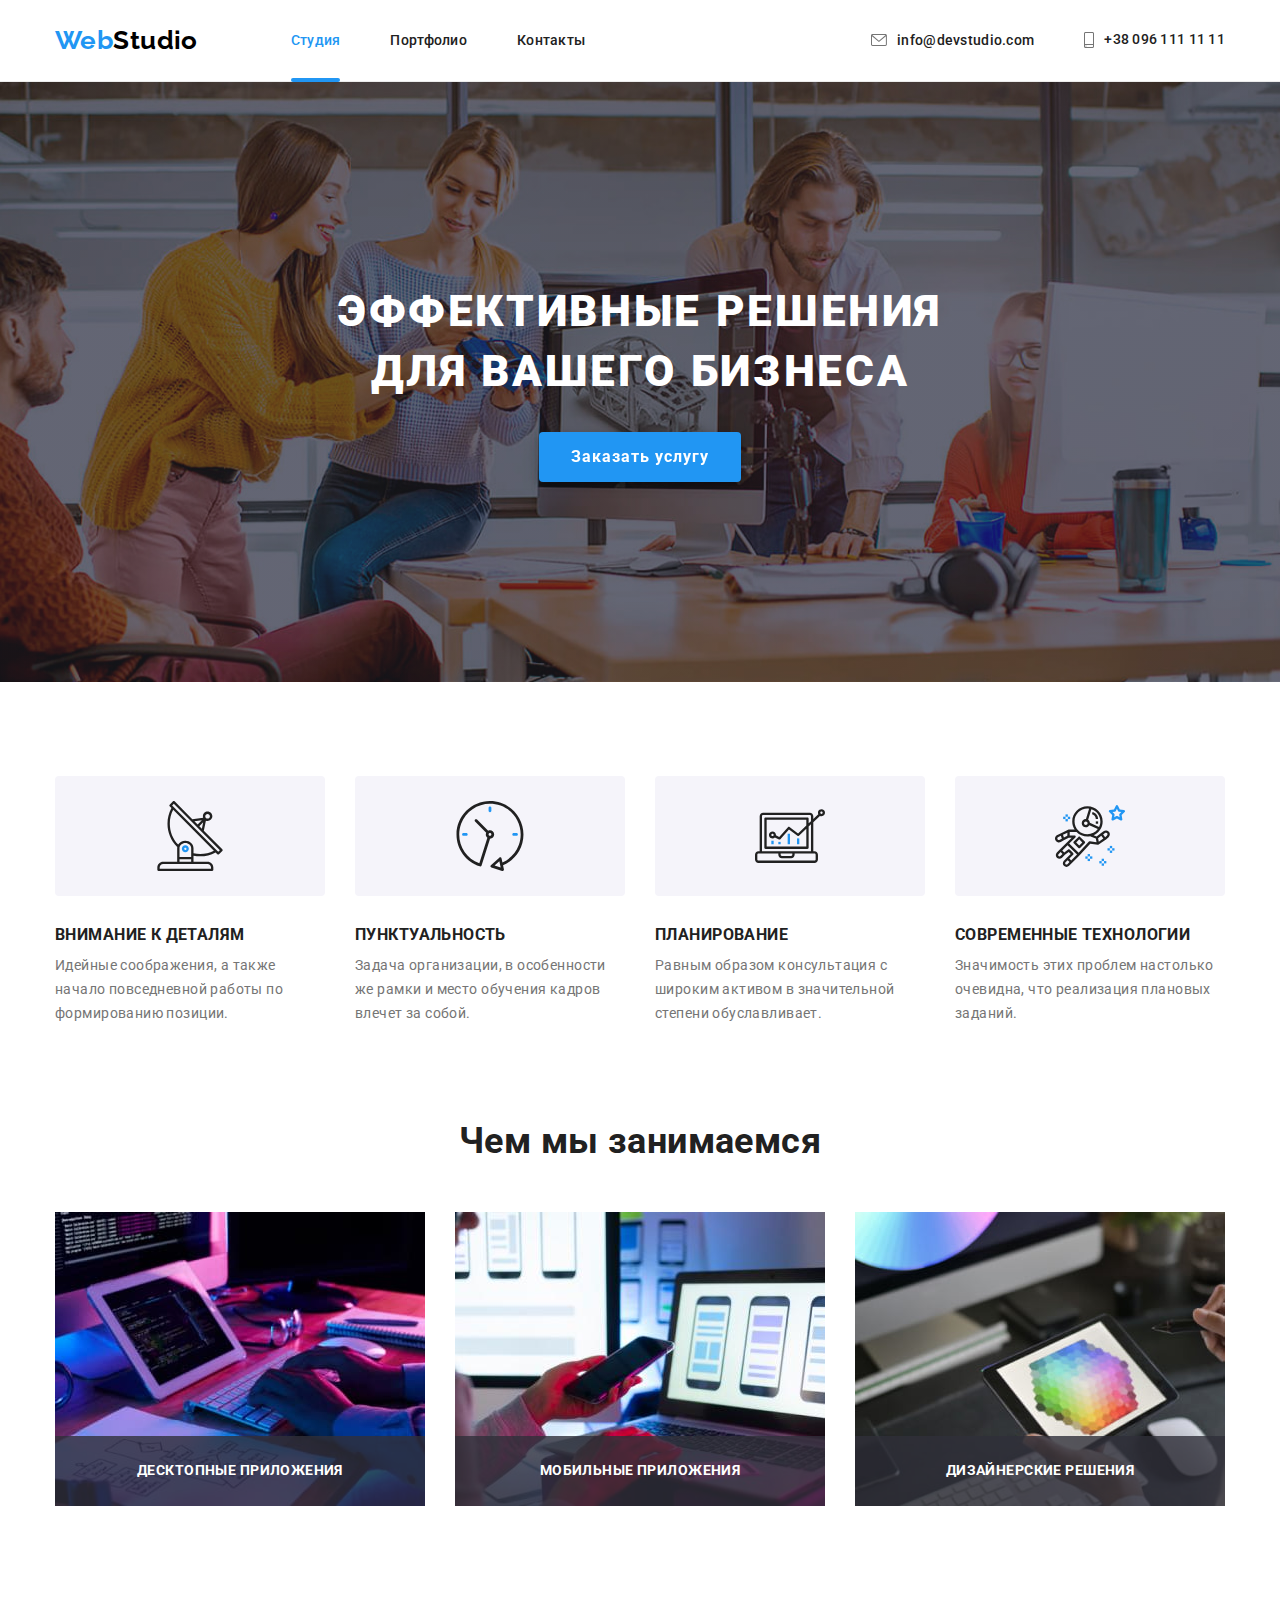
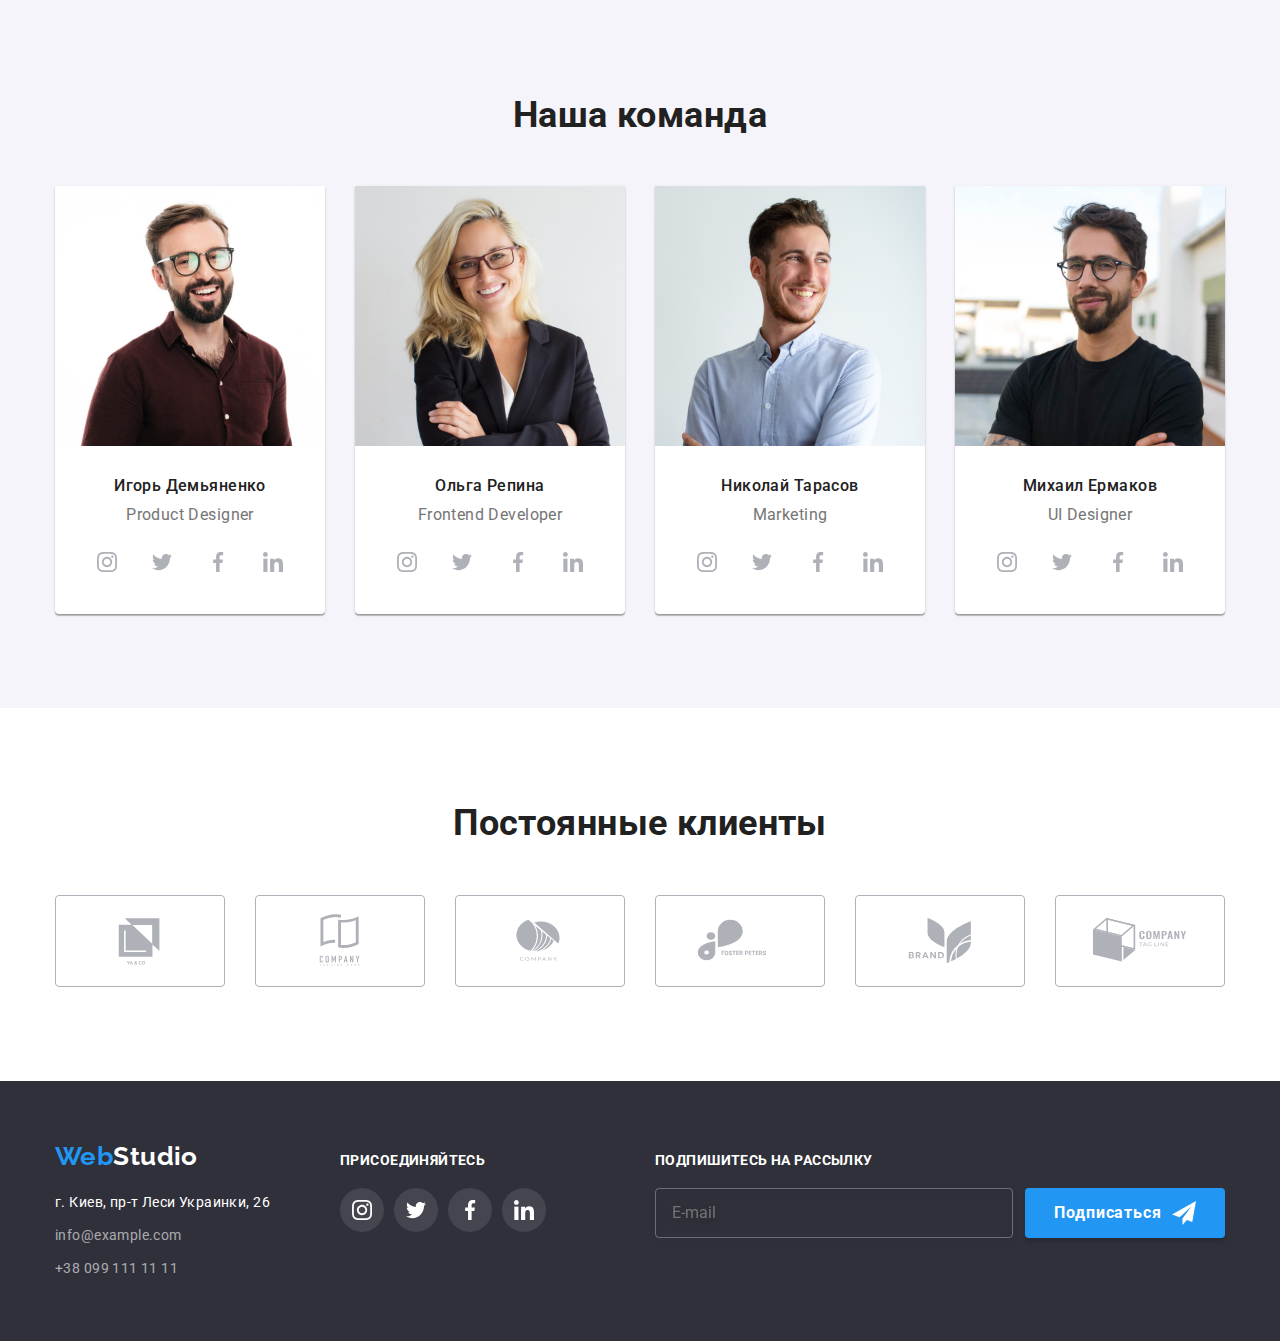
<file: index.html>
<!DOCTYPE html>
<html lang="en">
<head>
    <meta charset="UTF-8">
    <meta http-equiv="X-UA-Compatible" content="IE=edge">
    <meta name="viewport" content="width=device-width, initial-scale=1.0">
    <title>Студия</title>
    <link rel="preconnect" href="https://fonts.gstatic.com">
    <link href="https://fonts.googleapis.com/css2?family=Raleway:wght@700&family=Roboto:wght@400;500;700;900&display=swap"
        rel="stylesheet">
    <link rel="stylesheet" href="https://cdnjs.cloudflare.com/ajax/libs/modern-normalize/1.1.0/modern-normalize.css"
        integrity="sha512-Y0MM+V6ymRKN2zStTqzQ227DWhhp4Mzdo6gnlRnuaNCbc+YN/ZH0sBCLTM4M0oSy9c9VKiCvd4Jk44aCLrNS5Q=="
        crossorigin="anonymous" referrerpolicy="no-referrer" />
    <link rel="stylesheet" href="https://cdnjs.cloudflare.com/ajax/libs/animate.css/4.1.1/animate.min.css" />
    
        <link rel="stylesheet" href="./css/styles.css">
</head>
<body>
<!--HEADER-->
<header class="header">
    <div class="container flex header-container">
        <nav class="navigation flex">
            <a href="./index.html" lang="en" class="logo header-logo flex"><span class="logo-blue">Web</span><span
                    class="logo-black">Studio</span>
            </a>
            <ul class="menu-list list flex">
                <li class="menu-item">
                    <a href="./index.html" class="menu-link link current-link">Студия</a>
                </li>
                <li class="menu-item">
                    <a href="./portfolio.html" class="menu-link link">Портфолио</a>
                </li>
                <li class="menu-item">
                    <a href="/" class="menu-link link">Контакты</a>
                </li>
            </ul>
        </nav>
        <ul class="navigation-contact list flex">
            <li class="menu-contact-item link">
                <a href="mailto:info@devstudio.com" class="menu-contact link">
                    <svg width="16" height="12" class="contact-header-svg mail-svg">
                        <use href="./images/sprite.svg#icon-envelope"></use>
                    </svg>
                    info@devstudio.com</a>
            </li>
            <li class="menu-contact-item link">
                <a href="tel:+380961111111" class="menu-contact link">
                    <svg width="10" height="16" class="contact-header-svg tel-svg">
                        <use href="./images/sprite.svg#icon-smartphone"></use>
                    </svg>
                    +38 096 111 11 11</a>
            </li>
        </ul>
    </div>

</header>
    <main>
        
<!--HERO-->
        <section class=hero>
            <div class="container">
            <h1 class="hero-title">Эффективные решения для вашего бизнеса</h1>
            <button type="button" data-modal-open class="hero-button">Заказать услугу</button>
            </div>

        </section>

<!--FEATURES-->
        <section class="features section">
            <div class="container features-container">
                <h2 hidden class="features-text">Особенности</h2>
                <ul class="features-list list flex wrap">
                    <li class="features-block">
                        <div class="features-block-svg">
                            <svg class="features-svg">
                                <use href="./images/sprite.svg#icon-antenna"></use>
                            </svg>
                        </div>
                        <h3 class="features-title">Внимание к деталям</h3>
                        <p class="features-text">Идейные соображения, а также начало повседневной работы по формированию
                            позиции.</p>
                    </li>
                    <li class="features-block">
                        <div class="features-block-svg">
                            <svg class="features-svg">
                                <use href="./images/sprite.svg#icon-clock"></use>
                            </svg>
                        </div>
                        <h3 class="features-title">Пунктуальность</h3>
                        <p class="features-text">Задача организации, в особенности же рамки и место обучения кадров влечет за
                            собой.</p>
                    </li>
                    <li class="features-block">
                        <div class="features-block-svg">
                            <svg class="features-svg">
                                <use href="./images/sprite.svg#icon-diagram"></use>
                            </svg>
                        </div>
                        <h3 class="features-title">Планирование</h3>
                        <p class="features-text">Равным образом консультация с широким активом в значительной степени
                            обуславливает.</p>
                    </li>
                    <li class="features-block">
                        <div class="features-block-svg">
                            <svg class="features-svg">
                                <use href="./images/sprite.svg#icon-astronaut"></use>
                            </svg>
                        </div>
                        <h3 class="features-title">Современные технологии</h3>
                        <p class="features-text">Значимость этих проблем настолько очевидна, что реализация плановых заданий.
                        </p>
                    </li>
                </ul>
            </div>
        
        
        </section>

<!--ABOUT-->
        <section class="about section">
            <div class="container">
            <h2 class="title about-title">Чем мы занимаемся</h2>
            <ul class="about-list list flex wrap">
                <li class="about-list-img">
                    <img src="images/about/img_1.jpg" alt="разработка кода" width="370" height="294">
                    <div class="about-overlay">
<h3 class="about-overlay-text">
    Десктопные приложения
</h3>
                    </div>

                </li>
                <li class="about-list-img">
                    <img src="images/about/img_2.jpg" alt="разработка дизайна" width="370" height="294">
                                    <div class="about-overlay">
                                        <h3 class="about-overlay-text">
                                            Мобильные приложения
                                        </h3>
                                    </div>
                </li>
                <li class="about-list-img">
                    <img src="images/about/img_3.jpg" alt="выбор цвета" width="370" height="294">
                                    <div class="about-overlay">
                                        <h3 class="about-overlay-text">
                                            Дизайнерские решения
                                        </h3>
                                    </div>
                </li>
            </ul>
            </div>

        </section>

<!--COMMAND-->
        <section class="command section">
                        <div class="container">
            <h2 class="title">Наша команда</h2>
            <ul class="command-list list flex wrap">
                <li class="command-list-item">
                    <img src="images/command/img_4.jpg" alt="человек" width="270" height="260">
                    <div class=command-title>
                    <h3 class="command-list-item-title">Игорь Демьяненко</h3>
                    <p lang="en" class="command-list-item-text">Product Designer</p>
                    <ul class="social-list-command list flex">
                        <li class="social-list-item">
                            <a href="" class="social-list-item-link social-list-item-link-command link">
                        
                                    <svg class="social-list-icon social-list-icon-command">
                                        <use href="./images/sprite.svg#icon-instagram"></use>
                                    </svg>
                                
                            </a>
                        </li>
                        <li class="social-list-item">
                            <a href="" class="social-list-item-link social-list-item-link-command link">
                        
                                    <svg class="social-list-icon social-list-icon-command">
                                        <use href="./images/sprite.svg#icon-twitter"></use>
                                    </svg>
                                
                            </a>
                        </li>
                        <li class="social-list-item">
                            <a href="" class="social-list-item-link social-list-item-link-command link">
                        
                                    <svg class="social-list-icon social-list-icon-command">
                                        <use href="./images/sprite.svg#icon-facebook"></use>
                                    </svg>
                                
                            </a>
                        </li>
                        <li class="social-list-item">
                            <a href="" class="social-list-item-link social-list-item-link-command link">
                        
                                    <svg class="social-list-icon social-list-icon-command">
                                    <use href="./images/sprite.svg#icon-linkedin"></use>
                                    </svg>
                                
                            </a>
                        </li>
                    </ul>
                    </div>
                </li>
                <li class="command-list-item">
                    <img src="images/command/img_5.jpg" alt="человек" width="270" height="260">
                    
                    <div class=command-title>
                    <h3 class="command-list-item-title">Ольга Репина</h3>
                    <p lang="en" class="command-list-item-text">Frontend Developer</p>
                    <ul class="social-list-command list flex">
                        <li class="social-list-item">
                            <a href="" class="social-list-item-link social-list-item-link-command link">
                        
                                    <svg class="social-list-icon social-list-icon-command">
                                        <use href="./images/sprite.svg#icon-instagram"></use>
                                    </svg>
                                
                            </a>
                        </li>
                        <li class="social-list-item">
                            <a href="" class="social-list-item-link social-list-item-link-command link">
                        
                                    <svg class="social-list-icon social-list-icon-command">
                                        <use href="./images/sprite.svg#icon-twitter"></use>
                                    </svg>
                                
                            </a>
                        </li>
                        <li class="social-list-item">
                            <a href="" class="social-list-item-link social-list-item-link-command link">
                        
                                    <svg class="social-list-icon social-list-icon-command">
                                        <use href="./images/sprite.svg#icon-facebook"></use>
                                    </svg>
                                
                            </a>
                        </li>
                        <li class="social-list-item">
                            <a href="" class="social-list-item-link social-list-item-link-command link">
                        
                                    <svg class="social-list-icon social-list-icon-command">
                                        <use href="./images/sprite.svg#icon-linkedin"></use>
                                    </svg>
                                
                            </a>
                        </li>
                    </ul>
                    </div>
                </li>
                <li class="command-list-item">
                    <img src="images/command/img_6.jpg" alt="человек" width="270" height="260">
                    
                    <div class=command-title>
                    <h3 class="command-list-item-title">Николай Тарасов</h3>
                    <p lang="en" class="command-list-item-text">Marketing</p>
                    <ul class="social-list-command list flex">
                        <li class="social-list-item">
                            <a href="" class="social-list-item-link social-list-item-link-command link">
                        
                                    <svg class="social-list-icon social-list-icon-command">
                                        <use href="./images/sprite.svg#icon-instagram"></use>
                                    </svg>
                                
                            </a>
                        </li>
                        <li class="social-list-item">
                            <a href="" class="social-list-item-link social-list-item-link-command link">
                        
                                    <svg class="social-list-icon social-list-icon-command">
                                        <use href="./images/sprite.svg#icon-twitter"></use>
                                    </svg>
                                
                            </a>
                        </li>
                        <li class="social-list-item">
                            <a href="" class="social-list-item-link social-list-item-link-command link">
                        
                                    <svg class="social-list-icon social-list-icon-command">
                                        <use href="./images/sprite.svg#icon-facebook"></use>
                                    </svg>
                                
                            </a>
                        </li>
                        <li class="social-list-item">
                            <a href="" class="social-list-item-link social-list-item-link-command link">
                        
                                    <svg class="social-list-icon social-list-icon-command">
                                        <use href="./images/sprite.svg#icon-linkedin"></use>
                                    </svg>
                                
                            </a>
                        </li>
                    </ul>
                    </div>
                </li>
                <li class="command-list-item">
                    <img src="images/command/img_7.jpg" alt="человек" width="270" height="260">
                    
                    <div class=command-title>
                    <h3 class="command-list-item-title">Михаил Ермаков</h3>
                    <p lang="en" class="command-list-item-text">UI Designer</p>
                    <ul class="social-list-command list flex">
                        <li class="social-list-item">
                            <a href="" class="social-list-item-link social-list-item-link-command link">
                        
                                    <svg class="social-list-icon social-list-icon-command">
                                        <use href="./images/sprite.svg#icon-instagram"></use>
                                    </svg>
                                
                            </a>
                        </li>
                        <li class="social-list-item">
                            <a href="" class="social-list-item-link social-list-item-link-command link">
                        
                                    <svg class="social-list-icon social-list-icon-command">
                                        <use href="./images/sprite.svg#icon-twitter"></use>
                                    </svg>
                                
                            </a>
                        </li>
                        <li class="social-list-item">
                            <a href="" class="social-list-item-link social-list-item-link-command link">
                        
                                    <svg class="social-list-icon social-list-icon-command">
                                        <use href="./images/sprite.svg#icon-facebook"></use>
                                    </svg>
                                
                            </a>
                        </li>
                        <li class="social-list-item">
                            <a href="" class="social-list-item-link social-list-item-link-command link">
                        
                                    <svg class="social-list-icon social-list-icon-command">
                                        <use href="./images/sprite.svg#icon-linkedin"></use>
                                    </svg>
                                
                            </a>
                        </li>
                    </ul>
                    </div>
                </li>
            </ul>
                        
                    </div>

        </section>
    </main>

<!--CLIENTS-->

<section class="clients section">
    <div class="container">
        <h3 class="clients-item title">Постоянные клиенты</h3>
        <ul class="clients-list list flex">
            <li class="clients-list-item">
                <a href="" class="clients-list-link link flex">
                    <svg class="clients-svg">
                        <use href="./images/sprite.svg#icon-client_1"></use>
                    </svg>
                </a>
            </li>
            <li class="clients-list-item">
                <a href="" class="clients-list-link link flex">
                    <svg class="clients-svg">
                        <use href="./images/sprite.svg#icon-client_2"></use>
                    </svg>
                </a>
            </li>
            <li class="clients-list-item">
                <a href="" class="clients-list-link link flex">
                    <svg class="clients-svg">
                        <use href="./images/sprite.svg#icon-client_3"></use>
                    </svg>
                </a>
            </li>
            <li class="clients-list-item">
                <a href="" class="clients-list-link link flex">
                    <svg class="clients-svg">
                        <use href="./images/sprite.svg#icon-client_4"></use>
                    </svg>
                </a>
            </li>
            <li class="clients-list-item">
                <a href="" class="clients-list-link link flex">
                    <svg class="clients-svg">
                        <use href="./images/sprite.svg#icon-client_5"></use>
                    </svg>
                </a>
            </li>
            <li class="clients-list-item">
                <a href="" class="clients-list-link link flex">
                    <svg class="clients-svg">
                        <use href="./images/sprite.svg#icon-client_6"></use>
                    </svg>
                </a>
            </li>
        </ul>
    </div>
</section>



<!--FOOTER-->
<footer class="footer">
    <div class="container footer-container">

        <div class="footer-container-box">
            <a href="./index.html" lang="en" class="logo"><span class="logo-blue">Web</span><span
                    class="logo-white">Studio</span></a>
            <address class="address-footer">
                <ul class="address-footer-list list flex">
                    <li class="address-footer-list-title">
                        <a href="https://goo.gl/maps/bDPtSfCHScpDjVdq6" target="_blank" rel="noopener nooferrer"
                            class="address-footer-list-title-link-map link">г. Киев, пр-т Леси Украинки, 26</a>
                    </li>
                    <li class="address-footer-list-title">
                        <a href="mailto:info@example.com"
                            class="address-footer-list-title-link link">info@example.com</a>
                    </li>
                    <li class="address-footer-list-title">
                        <a href="tel:+380991111111" class="address-footer-list-title-link link">+38 099 111 11 11</a>
                    </li>
                </ul>
            </address>
        </div>


        <div class="footer-container-box-social">
            <p class=footer-text-social>Присоединяйтесь</p>
            <ul class="social-list-footer list flex">
                <li class="social-list-item">
                    <a href="" class="social-list-item-link social-list-item-link-footer link">

                        <svg class="social-list-icon social-list-icon-footer">
                            <use href="./images/sprite.svg#icon-instagram"></use>
                        </svg>

                    </a>
                </li>
                <li class="social-list-item">
                    <a href="" class="social-list-item-link social-list-item-link-footer link">

                        <svg class="social-list-icon social-list-icon-footer">
                            <use href="./images/sprite.svg#icon-twitter"></use>
                        </svg>

                    </a>
                </li>
                <li class="social-list-item">
                    <a href="" class="social-list-item-link social-list-item-link-footer link">

                        <svg class="social-list-icon social-list-icon-footer">
                            <use href="./images/sprite.svg#icon-facebook"></use>
                        </svg>

                    </a>
                </li>
                <li class="social-list-item">
                    <a href="" class="social-list-item-link social-list-item-link-footer link">

                        <svg class="social-list-icon social-list-icon-footer">
                            <use href="./images/sprite.svg#icon-linkedin"></use>
                        </svg>

                    </a>
                </li>
            </ul>
        </div>


        <form class="footer-container-form" action="#" method="GET">
            <p class="subscribe-title">
                Подпишитесь на рассылку
            </p>
            <div class="footer-container-box-subscribe">
<input type="email" name="user-email" class="subscribe-form-input" placeholder="E-mail">

<button class="s-btn subscribe-btn" type="submit">Подписаться<svg class="s-btn-icon subscribe-btn-icon" width="24" height="24">
        <use href="./images/icons.svg#icon-icon-send"></use>
    </svg>
</button>


</div>
        </form>

    </div>
</footer>


<!--MODAL-->
<div class="backdrop is-hidden" data-modal>
<div class="modal">
    <button type="button" data-modal-close class="modal-close-btn button">
       <svg class="modal-close-svg">
            <use href="./images/sprite.svg#icon-close_modal"></use>
        </svg>
    </button>

    <p class="modal-title">
        Оставьте свои данные, мы вам перезвоним
    </p>
    <form action="#" class="modal-form">


<label class="modal-form-field">
    Имя
    <span class="modal-form-input-wrapper">
<input type="text" name="user-name" class="modal-form-input" minlength="2" required>
<svg class="modal-form-input-icon">
    <use href="./images/icons.svg#icon-person"></use>
</svg>
</span>
</label>




<label class="modal-form-field">
    Телефон
<span class="modal-form-input-wrapper">
    <input type="tel" name="user-tel" class="modal-form-input" required pattern="[0-9]{3}-[0-9]{3}-[0-9]{2}-[0-9]{2}" title="099-111-11-11"> 
    <svg class="modal-form-input-icon">
        <use href="./images/icons.svg#icon-phone"></use>
    </svg>
</span>
</label>
<label class="modal-form-field">
    Почта
<span class="modal-form-input-wrapper">
    <input type="email" name="user-email" class="modal-form-input" required>
    <svg class="modal-form-input-icon">
        <use href="./images/icons.svg#icon-email"></use>
    </svg>
</span>
</label>

<label class="modal-form-comment">
    Комментарий
<textarea name="user-comment" class="modal-user-comment" placeholder="Введите текст"></textarea>
</label>

<div class="our-license-check-box">
<input type="checkbox" class="our-license-check visually-hidden" name="license-check" value="accept-license" id="user-accept-license" required>
<label for="user-accept-license" class="user-accept-license">Соглашаюсь с рассылкой и принимаю <a href="" class="our-license-check-link link">Условия договора</a>

</label>


</div>
                <div class="send-btn-box">
                    <button class="s-btn send-btn-text" type="submit">
                       Отправить
                    </button>
                
                </div>
    </form>
</div>
</div>

<script src="./js/modal.js"></script>
</body>

</html>
</file>
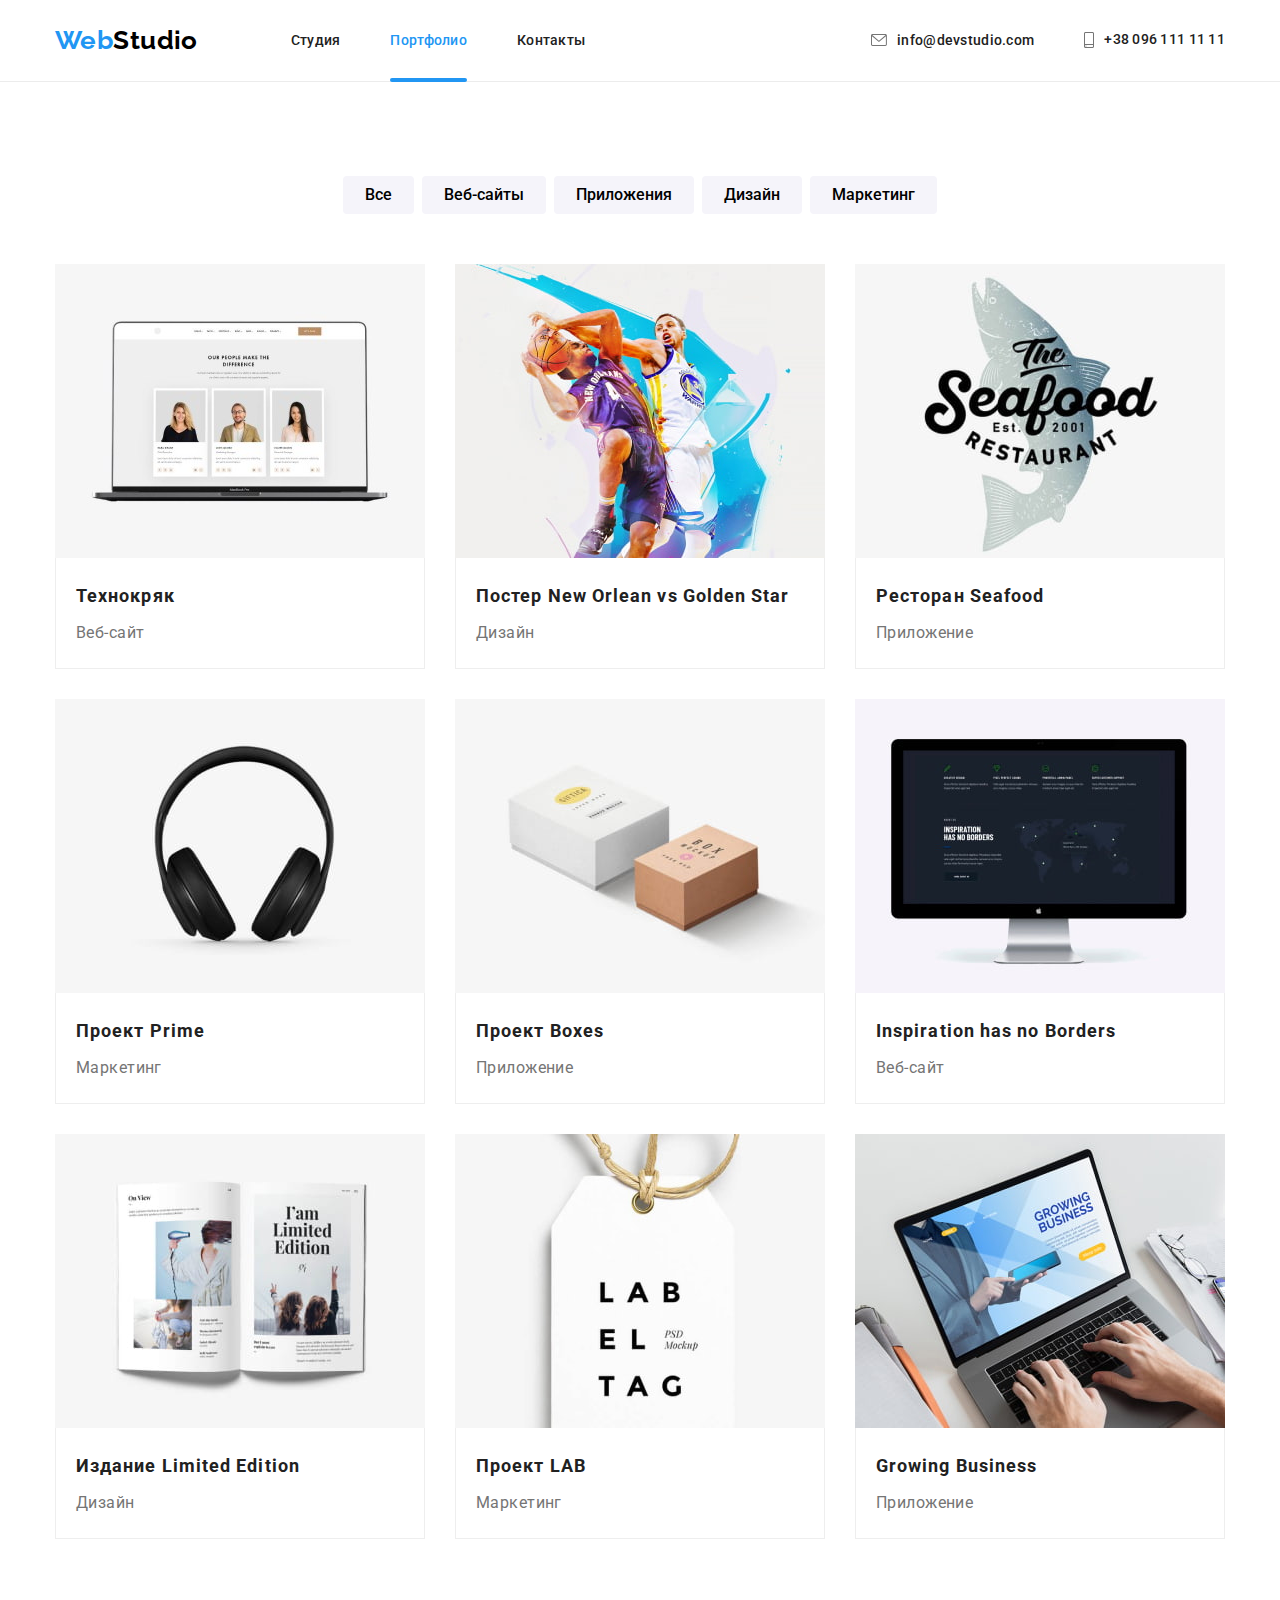
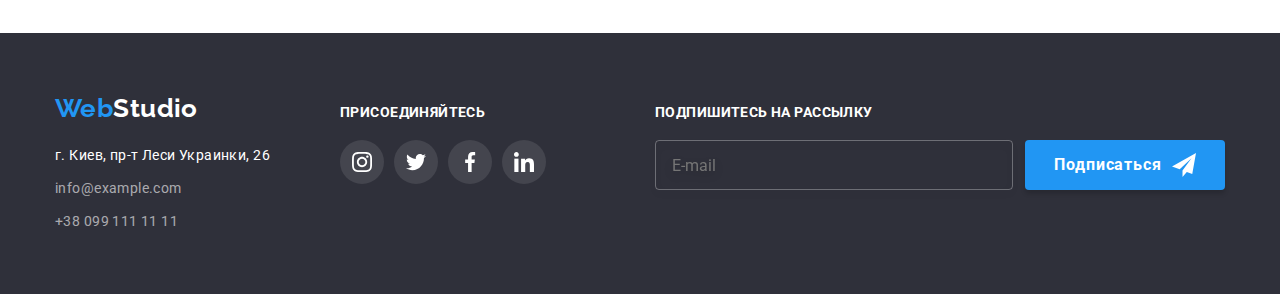
<file: portfolio.html>
<!DOCTYPE html>
<html lang="en">

<head>
    <meta charset="UTF-8">
    <meta http-equiv="X-UA-Compatible" content="IE=edge">
    <meta name="viewport" content="width=device-width, initial-scale=1.0">
    <title>Студия</title>
    <link rel="preconnect" href="https://fonts.gstatic.com">
    <link
        href="https://fonts.googleapis.com/css2?family=Raleway:wght@700&family=Roboto:wght@400;500;700;900&display=swap"
        rel="stylesheet">
    <link rel="stylesheet" href="https://cdnjs.cloudflare.com/ajax/libs/modern-normalize/1.1.0/modern-normalize.css"
        integrity="sha512-Y0MM+V6ymRKN2zStTqzQ227DWhhp4Mzdo6gnlRnuaNCbc+YN/ZH0sBCLTM4M0oSy9c9VKiCvd4Jk44aCLrNS5Q=="
        crossorigin="anonymous" referrerpolicy="no-referrer" />
    <link rel="stylesheet" href="https://cdnjs.cloudflare.com/ajax/libs/animate.css/4.1.1/animate.min.css" />
    
        <link rel="stylesheet" href="./css/styles.css">
</head>

<body>
<!--HEADER-->
<header class="header">
    <div class="container flex header-container">
        <nav class="navigation flex">
            <a href="./index.html" lang="en" class="logo header-logo flex"><span class="logo-blue">Web</span><span
                    class="logo-black">Studio</span>
            </a>
            <ul class="menu-list list flex">
                <li class="menu-item">
                    <a href="./index.html" class="menu-link link">Студия</a>
                </li>
                <li class="menu-item">
                    <a href="./portfolio.html" class="menu-link link current-link">Портфолио</a>
                </li>
                <li class="menu-item">
                    <a href="/" class="menu-link link">Контакты</a>
                </li>
            </ul>
        </nav>
        <ul class="navigation-contact list flex">
            <li class="menu-contact-item link">
                <a href="mailto:info@devstudio.com" class="menu-contact link">
                    <svg width="16" height="12" class="contact-header-svg mail-svg">
                        <use href="./images/sprite.svg#icon-envelope"></use>
                    </svg>
                    info@devstudio.com</a>
            </li>
            <li class="menu-contact-item link">
                <a href="tel:+380961111111" class="menu-contact link">
                    <svg width="10" height="16" class="contact-header-svg tel-svg">
                        <use href="./images/sprite.svg#icon-smartphone"></use>
                    </svg>
                    +38 096 111 11 11</a>
            </li>
        </ul>
    </div>

</header>
    <main>

<!--BUTTONS-PORTFOLIO-->
        <section class="portfolio-button-section section">
<div class="container">
            <h2 hidden class="portfolio">Портфолио</h2>
            <ul class="portfolio-button-list list flex">
                <li class="portfolio-button-list-item">
                    <button type="button" class="portfolio-button">Все</button>
                </li>
                <li class="portfolio-button-list-item">
                    <button type="button" class="portfolio-button">Веб-сайты</button>
                </li>
                <li class="portfolio-button-list-item">
                    <button type="button" class="portfolio-button">Приложения</button>
                </li>
                <li class="portfolio-button-list-item">
                    <button type="button" class="portfolio-button">Дизайн</button>
                </li>
                <li class="portfolio-button-list-item">
                    <button type="button" class="portfolio-button">Маркетинг</button>
                </li>
            </ul>

<!--LIST PORTFOLIO-->
<ul class="portfolio-list list flex wrap">
    <li class="portfolio-list-item">
        <a href="/" class="portfolio-list-item-link anim-link-c link">
            <div class="portfolio-list-box">
<div class="portfolio-img-wrapper">
    <img src="./images/portfolio/techno.jpg" alt="Сайт на экране" width="370" height="294">
    <p class="overlay-portfolio">
        Технокряк это современная площадка распространения коронавируса. Компании используют эту платформу для цифрового
        шпионажа и атак на защищённые сервера конкурентов.
    </p>
</div>
<div class="border-to-image">
    <h3 class="portfolio-list-item-title">Технокряк</h3>
    <p class="portfolio-list-item-text">Веб-сайт</p>
</div>
            </div>


        </a>
<!--___________111____________-->
 
</li>


<!--___________222____________-->
<li class="portfolio-list-item">
            <a href="/" class="portfolio-list-item-link anim-link-c link">
                           <div class="portfolio-list-box">
<div class="portfolio-img-wrapper">
    <img src="./images/portfolio/poster_basketball.jpg" alt="баскетболисты в действии" width="370" height="294">
        <p class="overlay-portfolio">
Lorem ipsum dolor sit amet consectetur adipisicing elit. Tenetur, molestias. Alias iusto mollitia commodi enim cum quae dignissimos culpa! Nulla quidem, facere vel dicta unde distinctio eos quo repudiandae eligendi.
        </p>
</div>
<div class="border-to-image">    
<h3 class="portfolio-list-item-title">Постер <span lang="en">New Orlean vs Golden Star</span></h3>
<p class="portfolio-list-item-text">Дизайн</p>
</div>
            </div>
</a>
</li>

<!--___________333____________-->

    <li class="portfolio-list-item">
                <a href="/" class="portfolio-list-item-link anim-link-c link">
                               <div class="portfolio-list-box">
<div class="portfolio-img-wrapper">
        <img src="./images/portfolio/seafood.jpg" alt="логотип с рыбой" width="370" height="294">
            <p class="overlay-portfolio">
Lorem ipsum dolor sit amet consectetur adipisicing elit. Tenetur, molestias. Alias iusto mollitia commodi enim cum quae
dignissimos culpa! Nulla quidem, facere vel dicta unde distinctio eos quo repudiandae eligendi.
            </p>
</div>
 <div class="border-to-image">       
<h3 class="portfolio-list-item-title">Ресторан <span lang="en">Seafood</span></h3>
<p class="portfolio-list-item-text">Приложение</p>
</div>
            </div>
</a>
</li>

<!--___________444____________-->


    <li class="portfolio-list-item">
                <a href="/" class="portfolio-list-item-link anim-link-c link">
                               <div class="portfolio-list-box">
<div class="portfolio-img-wrapper">
        <img src="./images/portfolio/headphone.jpg" alt="наушники" width="370" height="294">
            <p class="overlay-portfolio">
Lorem ipsum dolor sit amet consectetur adipisicing elit. Tenetur, molestias. Alias iusto mollitia commodi enim cum quae
dignissimos culpa! Nulla quidem, facere vel dicta unde distinctio eos quo repudiandae eligendi.
            </p>
</div>
 <div class="border-to-image">       
<h3 class="portfolio-list-item-title">Проект <span lang="en">Prime</span></h3>
<p class="portfolio-list-item-text">Маркетинг</p>
</div>
            </div>
</a>
</li>

<!--___________555____________-->

<li class="portfolio-list-item">
            <a href="/" class="portfolio-list-item-link anim-link-c link">
                           <div class="portfolio-list-box">
<div class="portfolio-img-wrapper">
    <img src="./images/portfolio/boxes.jpg" alt="две коробки" width="370" height="294">
        <p class="overlay-portfolio">
Lorem ipsum dolor sit amet consectetur adipisicing elit. Tenetur, molestias. Alias iusto mollitia commodi enim cum quae
dignissimos culpa! Nulla quidem, facere vel dicta unde distinctio eos quo repudiandae eligendi.
        </p>
</div>
 <div class="border-to-image">   
<h3 class="portfolio-list-item-title">Проект <span lang="en">Boxes</span></h3>
<p class="portfolio-list-item-text">Приложение</p>
</div>
            </div>
</a>
</li>
 

<!--___________666____________-->

    <li class="portfolio-list-item">
                <a href="/" class="portfolio-list-item-link anim-link-c link">
                               <div class="portfolio-list-box">
<div class="portfolio-img-wrapper">
        <img src="./images/portfolio/pc1.jpg" alt="экран компьютера" width="370" height="294">
            <p class="overlay-portfolio">
Lorem ipsum dolor sit amet consectetur adipisicing elit. Tenetur, molestias. Alias iusto mollitia commodi enim cum quae
dignissimos culpa! Nulla quidem, facere vel dicta unde distinctio eos quo repudiandae eligendi.
            </p>
</div>
 <div class="border-to-image">       
<h3 lang="en" class="portfolio-list-item-title">Inspiration has no Borders</h3>
<p class="portfolio-list-item-text">Веб-сайт</p>
</div>
            </div>
</a>
</li>
    

<!--___________777____________-->
    <li class="portfolio-list-item">
                <a href="/" class="portfolio-list-item-link anim-link-c link">
                               <div class="portfolio-list-box">
<div class="portfolio-img-wrapper">
        <img src="./images/portfolio/book.jpg" alt="открытая книга" width="370" height="294">
            <p class="overlay-portfolio">
Lorem ipsum dolor sit amet consectetur adipisicing elit. Tenetur, molestias. Alias iusto mollitia commodi enim cum quae
dignissimos culpa! Nulla quidem, facere vel dicta unde distinctio eos quo repudiandae eligendi.
            </p>
</div>
        <div class="border-to-image">
<h3 class="portfolio-list-item-title">Издание <span lang="en">Limited Edition</span></h3>
<p class="portfolio-list-item-text">Дизайн</p>
</div>
            </div>
</a>
</li>
   
<!--____________888___________-->

    <li class="portfolio-list-item">
                <a href="/" class="portfolio-list-item-link anim-link-c link">
                               <div class="portfolio-list-box">
<div class="portfolio-img-wrapper">
        <img src="./images/portfolio/lab.jpg" alt="бирка с надписью" width="370" height="294">
            <p class="overlay-portfolio">
Lorem ipsum dolor sit amet consectetur adipisicing elit. Tenetur, molestias. Alias iusto mollitia commodi enim cum quae
dignissimos culpa! Nulla quidem, facere vel dicta unde distinctio eos quo repudiandae eligendi.
            </p>
</div>
 <div class="border-to-image">       
<h3 class="portfolio-list-item-title">Проект <span lang="en">LAB</span></h3>
<p class="portfolio-list-item-text">Маркетинг</p>

</div> 
            </div>
</a>
</li>
<!--__________999_____________-->
<li class="portfolio-list-item">
            <a href="/" class="portfolio-list-item-link anim-link-c link">
                           <div class="portfolio-list-box">
<div class="portfolio-img-wrapper">
    <img src="./images/portfolio/laptop.jpg" alt="человек печатает на лэптопе" width="370" height="294">
        <p class="overlay-portfolio">
Lorem ipsum dolor sit amet consectetur adipisicing elit. Tenetur, molestias. Alias iusto mollitia commodi enim cum quae
dignissimos culpa! Nulla quidem, facere vel dicta unde distinctio eos quo repudiandae eligendi.
        </p>
</div>
<div class="border-to-image">
<h3 lang="en" class="portfolio-list-item-title">Growing Business</h3>
    <p class="portfolio-list-item-text">Приложение</p>
</div>
            </div>
</a>
</li>
</ul>
</div>

<!--__________101010_____________-->

        </section>

    </main>
<!--FOOTER-->
<footer class="footer">
    <div class="container footer-container">

        <div class="footer-container-box">
            <a href="./index.html" lang="en" class="logo"><span class="logo-blue">Web</span><span
                    class="logo-white">Studio</span></a>
            <address class="address-footer">
                <ul class="address-footer-list list flex">
                    <li class="address-footer-list-title">
                        <a href="https://goo.gl/maps/bDPtSfCHScpDjVdq6" target="_blank" rel="noopener nooferrer"
                            class="address-footer-list-title-link-map link">г. Киев, пр-т Леси Украинки, 26</a>
                    </li>
                    <li class="address-footer-list-title">
                        <a href="mailto:info@example.com"
                            class="address-footer-list-title-link link">info@example.com</a>
                    </li>
                    <li class="address-footer-list-title">
                        <a href="tel:+380991111111" class="address-footer-list-title-link link">+38 099 111 11 11</a>
                    </li>
                </ul>
            </address>
        </div>


        <div class="footer-container-box-social">
            <p class=footer-text-social>Присоединяйтесь</p>
            <ul class="social-list-footer list flex">
                <li class="social-list-item">
                    <a href="" class="social-list-item-link social-list-item-link-footer link">

                        <svg class="social-list-icon social-list-icon-footer">
                            <use href="./images/sprite.svg#icon-instagram"></use>
                        </svg>

                    </a>
                </li>
                <li class="social-list-item">
                    <a href="" class="social-list-item-link social-list-item-link-footer link">

                        <svg class="social-list-icon social-list-icon-footer">
                            <use href="./images/sprite.svg#icon-twitter"></use>
                        </svg>

                    </a>
                </li>
                <li class="social-list-item">
                    <a href="" class="social-list-item-link social-list-item-link-footer link">

                        <svg class="social-list-icon social-list-icon-footer">
                            <use href="./images/sprite.svg#icon-facebook"></use>
                        </svg>

                    </a>
                </li>
                <li class="social-list-item">
                    <a href="" class="social-list-item-link social-list-item-link-footer link">

                        <svg class="social-list-icon social-list-icon-footer">
                            <use href="./images/sprite.svg#icon-linkedin"></use>
                        </svg>

                    </a>
                </li>
            </ul>
        </div>


        <form class="footer-container-form" action="#" method="GET">
            <p class="subscribe-title">
                Подпишитесь на рассылку
            </p>
            <div class="footer-container-box-subscribe">
                <input type="email" name="user-email" class="subscribe-form-input" placeholder="E-mail">

                <button class="s-btn subscribe-btn" type="submit">
                    Подписаться
                    <svg class="s-btn-icon subscribe-btn-icon" width="24" height="24">
                        <use href="./images/icons.svg#icon-icon-send"></use>
                    </svg>
                </button>


            </div>
        </form>

    </div>
</footer>
</body>

</html>
</file>
<file: css/styles.css>
:root {
  --main-font: Roboto, sans-serif;
  --seconary-font: Raleway, sans-serif;
  --focus-colour: #2196f3;
  --main-colour: #212121;
  --seconary-colour: #757575;
  --background-colour: #2f303a;
  --footer-link-colour: rgba(255, 255, 255, 0.6);
  --dark-text-colour: #ffffff;
  --hero-button-focus-colour: #188ce8;
  --button-background-colour: #f5f4fa;
  --tripple-colour: #afb1b8;
  --primary-font-size: 14px;
  --seconary-font-size: 16px;
  --title-font-size: 36px;
  --padding-section: 94px;
  --primary-margin: 30px;
  --primary-margin-reverse: -30px;
  --portfolio-button-vertical-padding: 6px;
  --portfolio-button-horizontal-padding: 22px;
  --padding-footer-top-bottom: 60px;
  --flex-x3: calc((100% - 90px) / 3);
  --flex-x4: calc((100% - 120px) / 4);
  --flex-x6: calc((100% - 180px) / 6);
  --portfolio-list-item-padding: 20px;
  --menu-interval: 50px;
  --anim-d: 250ms;
  --anim-t: cubic-bezier(0.4, 0, 0.2, 1);
}

/*+++++++++++++ GLOBAL +++++++++++++*/

h1,
h2,
h3,
h4,
h5,
h6,
p {
  margin-top: 0;
  margin-bottom: 0;
}

ul,
ol {
  margin-top: 0;
  margin-bottom: 0;
  padding-left: 0;
}

img {
  display: block;
}

body {
  font-family: var(--main-font);
  color: var(--main-colour);
  font-size: var(--primary-font-size);
  letter-spacing: 0.03em;
}

address {
  font-family: var(--main-font);
  font-style: normal;
}

.list {
  list-style: none;
}

.link {
  text-decoration: none;
}

.button {
  background-color: transparent;
  border: none;
}

/*+++++++++++++ ENG GLOBAL +++++++++++++*/

/*========== COMPONENTS ==========*/
.title {
  font-size: var(--title-font-size);
  line-height: 1.17;
  text-align: center;
  margin-bottom: 50px;
  color: var(--main-colour);
}

.flex {
  display: flex;
}

.container {
  width: 1200px;
  padding-left: 15px;
  padding-right: 15px;
  margin-left: auto;
  margin-right: auto;
}

.wrap {
  flex-wrap: wrap;
}

.section {
  padding-top: var(--padding-section);
  padding-bottom: var(--padding-section);
}

/*SOCIAL*/

.social-list-icon {
  height: 20px;
  width: 20px;
  transition: fill var(--anim-d) var(--anim-t);
}

.social-list-item-link {
  height: 44px;
  width: 44px;
  border-radius: 50%;

  display: flex;
  justify-content: center;
  align-items: center;
  transition: background-color var(--anim-d) var(--anim-t);
}

.social-list-item-link:hover,
.social-list-item-link:focus {
  background-color: var(--focus-colour);
}

.social-list-item-link:hover .social-list-icon,
.social-list-item-link:focus .social-list-icon {
  fill: var(--dark-text-colour);
}

/*END SOCIAL*/

/*typical buttons*/
.s-btn {
  background: var(--focus-colour);
  box-shadow: 0px 4px 4px rgba(0, 0, 0, 0.15);
  border-radius: 4px; /*
  padding-left: 29px;
  padding-right: 29px;*/
  width: 200px;
  height: 50px;
  border: none;
  cursor: pointer;
  transition: background var(--anim-d) var(--anim-t);
  display: flex;
  justify-content: center;
  align-items: center;
  font-weight: 700;
}

.s-btn:hover,
.s-btn:focus {
  background: var(--hero-button-focus-colour);
}
.s-btn-icon {
  fill: var(--dark-text-colour);
}

/*end typical buttons*/
/*========== END COMPONENTS ==========*/

/*========== LOGO ==========*/

.logo {
  font-family: var(--seconary-font);
  font-weight: 700;
  font-size: 26px;
  line-height: 1.19;
  text-decoration: none;
}

.logo-black {
  color: black;
}

.logo-white {
  color: white;
}

.logo-blue {
  color: var(--focus-colour);
}

/*========== END LOGO ==========*/

/*========== HEADER ==========*/
.header {
  border-bottom: 1px solid #ececec;
}

.header-logo {
  margin-right: 93px;
  padding-top: 24px;
  padding-bottom: 25px;
}

.header-logo,
.menu-list,
.navigation-contact {
  align-items: center;
}

.menu-link,
.menu-contact {
  font-weight: 500;
  line-height: 1.14;
  letter-spacing: 0.02em;
  color: var(--main-colour);
  transition: color var(--anim-d) var(--anim-t);
}

.navigation-contact {
  margin-left: auto;
  align-items: center;
}

.menu-item {
  position: relative;
  padding-top: 32px;
  padding-bottom: 32px;
}

.menu-link:hover,
.menu-link:focus,
.menu-link:active,
.current-link,
.menu-contact:hover,
.menu-contact:focus {
  color: var(--focus-colour);
}

.menu-link:hover:after,
.menu-link:focus:after {
  opacity: 1;
}

.menu-item {
  position: relative;
}

.current-link.menu-link::after {
  opacity: 1;
}

.menu-link::after {
  content: "";
  position: absolute;
  background-color: var(--focus-colour);
  width: 100%;
  height: 4px;
  border-radius: 2px;
  bottom: -1px;
  left: 0;
  opacity: 0;
  transition: opacity var(--anim-d) var(--anim-t);
}

.menu-contact-item:last-child {
  margin-left: var(--menu-interval);
}

.menu-list > .menu-item:not(:last-child) {
  margin-right: var(--menu-interval);
}

.contact-header-svg {
  /* height: 16px;*/
  fill: var(--seconary-colour);
  margin-right: 10px;
  display: flex;
  align-items: center;
  /*border: 1px solid red;*/
  transition: fill var(--anim-d) var(--anim-t);
}

.menu-contact {
  /*border: 1px solid black;*/
  display: flex;
  align-items: center;
}
/*
.mail-svg {
  width: 12px;
}

.tel-svg {
  width: 10px;
}
*/
.menu-contact:hover .contact-header-svg,
.menu-contact:focus .contact-header-svg {
  fill: var(--focus-colour);
}
/*========== END HEADER ==========*/

/*========== FOOTER ==========*/
.footer {
  background-color: var(--background-colour);
  padding-top: 60px;
  padding-bottom: 60px;
}

.address-footer {
  margin-top: 20px;
}

.address-footer-list {
  flex-direction: column;
}

.address-footer-list > .address-footer-list-title:not(:last-child) {
  margin-bottom: 9px;
}

.address-footer-list-title-link-map,
.address-footer-list-title-link {
  font-style: inherit;
  line-height: 1.71;
}

.address-footer-list-title-link-map {
  color: var(--dark-text-colour);
}

.address-footer-list-title-link {
  color: var(--footer-link-colour);
}

.footer-text-social {
  font-family: Roboto, sans-serif;
  font-size: var(--main-font);
  line-height: 16px;
  text-transform: uppercase;
  color: var(--dark-text-colour);
  margin-bottom: 20px;
  font-weight: 700;
}

.footer-container-form {
  margin-left: auto;
}

.footer-container {
  display: flex;
  align-items: baseline;
}

.footer-container-box {
  margin-right: 70px;
}

.footer-container-box-subscribe {
  display: flex;
}

.subscribe-title {
  text-transform: uppercase;
  color: var(--dark-text-colour);
  margin-bottom: 20px;
  font-weight: 700;
}

.subscribe-form-input {
  border: 1px solid rgba(255, 255, 255, 0.3);
  box-sizing: border-box;
  filter: drop-shadow(0px 4px 4px rgba(0, 0, 0, 0.15));
  border-radius: 4px;
  padding-left: 16px;
  padding-right: 16px;
  height: 50px;
  overflow: auto;
  font-size: var(--seconary-font-size);
  line-height: 1.25;
  display: flex;
  align-items: center;
  background-color: transparent;
  width: 358px;
  transition: border var(--anim-d) var(--anim-t);
  cursor: pointer;
  color: rgba(255, 255, 255, 0.6);
}

.subscribe-btn-icon {
  margin-left: 10px;
}

.subscribe-btn {
  margin-left: 12px;
}

.subscribe-form-input:focus {
  border: 1px solid var(--focus-colour);
}
.subscribe-form-input:focus {
  outline: none;
}

/*
.subscribe-form-input::placeholder {
  color: rgba(255, 255, 255, 0.6);
}
*/
.subscribe-btn {
  font-size: var(--seconary-font-size);
  line-height: 1.88;
  display: flex;
  align-items: center;
  text-align: center;
  letter-spacing: 0.06em;
  color: var(--dark-text-colour);
}

.subscribe-box {
  display: flex;
}

/*SOCIAL*/
.social-list-footer > .social-list-item:not(:last-child) {
  margin-right: 10px;
}

.social-list-icon-footer {
  fill: var(--dark-text-colour);
}

.social-list-item-link-footer {
  background-color: rgba(255, 255, 255, 0.1);
}
/*END SOCIAL*/
/*========== END FOOTER ==========*/

/*========== HERO ==========*/
.hero {
  background-color: var(--background-colour);
  padding-top: 200px;
  padding-bottom: 200px;
  background-image: linear-gradient(
      rgba(47, 48, 58, 0.4),
      rgba(47, 48, 58, 0.4)
    ),
    url(../images/hero/bg.jpg);
  background-size: cover, 1600px;
  background-repeat: no-repeat;
  background-position: center;
}

.hero-title,
.hero-button {
  text-align: center;
  letter-spacing: 0.06em;
  color: var(--dark-text-colour);
  margin-left: auto;
  margin-right: auto;
}

.hero-title {
  font-weight: 900;
  font-size: 44px;
  line-height: 1.36;
  text-transform: uppercase;
  margin-bottom: 30px;
  width: 696px;
  /* height: 120px;*/
}

.hero-button {
  font-weight: 700;
  font-size: 16px;
  line-height: 1.88;
  display: flex;
  align-items: center;
  background-color: var(--focus-colour);
  cursor: pointer;
  filter: drop-shadow(0px 4px 4px rgba(0, 0, 0, 0.25));
  border-radius: 4px;
  padding: 10px 32px;
  border: 0px;
  transition: background-color var(--anim-d) var(--anim-t);
}

.hero-button:hover,
.hero-button:focus,
.hero-button {
  box-shadow: 0px 4px 4px rgba(0, 0, 0, 0.15);
}

.hero-button:hover,
.hero-button:focus {
  background-color: var(--hero-button-focus-colour);
}

/*========== END HERO ==========*/

/*========== FEATURES ==========*/

.features-svg {
  height: 70px;
  width: 70px;
}

.features-text {
  line-height: 1.71;
  color: var(--seconary-colour);
}

.features-title {
  line-height: 1.14;
  text-transform: uppercase;
  margin-bottom: 10px;
}

.features-list {
  margin-left: var(--primary-margin-reverse);
  margin-top: var(--primary-margin-reverse);
}

.features-block-svg {
  display: flex;
  justify-content: center;
  align-items: center;
  /*
  padding-top: 25px;
  padding-bottom: 25px;
  padding-left: 100px;
  padding-right: 100px;
  */
  width: 270px;
  height: 120px;
  background-color: var(--button-background-colour);
  border-radius: 4px;

  margin-bottom: var(--primary-margin);
}

/*.features-list > .features-block:not(:last-child) {
  margin-right: 30px;
}
*/

.features-block {
  margin-left: var(--primary-margin);
  margin-top: var(--primary-margin);
  flex-basis: var(--flex-x4);
}
/*========== END FEATURES ==========*/

/*========== ABOUT ==========*/

/*.about-list > .about-list-img:not(:last-child) {
  margin-right: 30px;
}*/

.about-list {
  margin-left: var(--primary-margin-reverse);
  margin-top: var(--primary-margin-reverse);
}

.about-list-img {
  margin-left: var(--primary-margin);
  margin-top: var(--primary-margin);
  flex-basis: var(--flex-x3);
}

.about {
  padding-top: 0;
}

/*overlay text*/
.about-list-img {
  position: relative;
}

.about-overlay-text {
  font-size: var(--primary-font-size);
  line-height: 1.14;
  text-align: center;
  text-transform: uppercase;

  color: var(--dark-text-colour);
}

.about-overlay {
  background-color: rgba(47, 48, 58, 0.8);
  position: absolute;
  display: flex;
  justify-content: center;
  align-items: center;
  /* padding-top: 27px;
  padding-bottom: 27px;*/
  height: 70px;
  bottom: 0;
  left: 0;
  overflow: auto;
  width: 100%;
  /*transform: translateY(100%);*/
}

/*end overlay text*/
/*========== END ABOUT ==========*/

/*========== COMMAND ==========*/

.command {
  background: #f5f4fa;
}

.command-list-item-title,
.command-list-item-text {
  font-size: var(--seconary-font-size);
  text-align: center;
}

.command-list-item-title {
  font-weight: 500;
  line-height: 1.19;
  /*margin-top: 30px;*/
  margin-bottom: 10px;
}

.command-list-item-text {
  line-height: 1.19;
  color: var(--seconary-colour);
  margin-bottom: 16px;
}

.command-list {
  margin-left: var(--primary-margin-reverse);
  margin-top: var(--primary-margin-reverse);
}

.command-list-item {
  margin-left: var(--primary-margin);
  margin-top: var(--primary-margin);
  flex-basis: var(--flex-x4);
  box-shadow: 0px 1px 3px rgba(0, 0, 0, 0.12), 0px 1px 1px rgba(0, 0, 0, 0.14),
    0px 2px 1px rgba(0, 0, 0, 0.2);
  border-radius: 0px 0px 4px 4px;
  background: #ffffff;
}

.command-title {
  padding: 30px;
}

/*SOCIAL*/
.social-list-command {
  justify-content: space-between;
}

.social-list-icon-command {
  fill: var(--tripple-colour);
}

.social-list-item-link-command {
  background-color: var(--dark-text-colour);
}
/*END SOCIAL*/
/*========== END COMMAND ==========*/

/*========== CLIENTS ==========*/
.clients-item {
  margin-bottom: 50px;
}

.clients-list-link {
  border: 1px solid var(--tripple-colour);
  box-sizing: border-box;
  border-radius: 4px;
  display: flex;
  justify-content: center;
  align-items: center;
  width: 170px;
  height: 92px;
}
/*
.clients-list {
  justify-content: center;
}
*/

.clients-svg {
  height: 60px;
  width: 106px;
  fill: var(--tripple-colour);
  transition: fill var(--anim-d) var(--anim-t);
}

.clients-list-link:hover,
.clients-list-link:focus {
  border: 1px solid var(--focus-colour);
}

.clients-list-link:hover .clients-svg,
.clients-list-link:focus .clients-svg {
  fill: var(--focus-colour);
}

.clients-list-item {
  flex-basis: var(--flex-x6);
  margin-left: var(--primary-margin);
  margin-top: var(--primary-margin);
}

.clients-list {
  margin-left: var(--primary-margin-reverse);
  margin-top: var(--primary-margin-reverse);
  align-items: center;
}

/*========== END CLIENTS ==========*/

/*========== PORTFOLIO BUTTON ==========*/

.portfolio-button {
  font-weight: 500;
  font-size: var(--seconary-font-size);
  line-height: 1.63;
  text-align: center;
  background-color: var(--button-background-colour);
  cursor: pointer;
  border-radius: 4px;
  padding-left: var(--portfolio-button-horizontal-padding);
  padding-right: var(--portfolio-button-horizontal-padding);
  padding-top: var(--portfolio-button-vertical-padding);
  padding-bottom: var(--portfolio-button-vertical-padding);
  /* border: 2px solid black;*/
  border: none;

  transition: color var(--anim-d) var(--anim-t),
    background-color var(--anim-d) var(--anim-t),
    box-shadow var(--anim-d) var(--anim-t);
}

.portfolio-button-list {
  margin-bottom: 50px;
  /* padding-left: var(--portfolio-button-list-padding);
  padding-right: var(--portfolio-button-list-padding);*/
  /*justify-content: space-between;*/
  justify-content: center;
}

.portfolio-button-list > .portfolio-button-list-item:not(:last-child) {
  margin-right: 8px;
}

.portfolio-button:hover,
.portfolio-button:focus {
  color: var(--dark-text-colour);
  background-color: var(--focus-colour);
  box-shadow: 0px 3px 1px rgba(0, 0, 0, 0.1), 0px 1px 2px rgba(0, 0, 0, 0.08),
    0px 2px 2px rgba(0, 0, 0, 0.12);
}

/*========== END PORTFOLIO BUTTON ==========*/

/*========== PORTFOLIO LIST ==========*/
.portfolio-list-item-title {
  font-size: 18px;
  line-height: 2;
  letter-spacing: 0.06em;
  margin-bottom: 4px;
  color: var(--main-colour);
}

.portfolio-list-item-text {
  font-size: var(--seconary-font-size);
  line-height: 1.88;
  color: var(--seconary-colour);
}

.portfolio-list-item {
  background: var(--dark-text-colour);
  transition: color var(--anim-d) var(--anim-t),
    box-shadow var(--anim-d) var(--anim-t);
}

.portfolio-list-item-link:hover .portfolio-list-box,
.portfolio-list-item-link:focus .portfolio-list-box {
  box-sizing: border-box;
  box-shadow: 0px 1px 1px rgba(0, 0, 0, 0.12), 0px 4px 4px rgba(0, 0, 0, 0.06),
    1px 4px 6px rgba(0, 0, 0, 0.16);
}

.portfolio-list-item {
  flex-basis: var(--flex-x3);
  margin-left: var(--primary-margin);
  margin-top: var(--primary-margin);
}

.portfolio-list {
  margin-left: var(--primary-margin-reverse);
  margin-top: var(--primary-margin-reverse);
}

.border-to-image {
  border: 1px solid #eeeeee;
  border-top: 0px;
  padding: var(--portfolio-list-item-padding);
}

/*
.portfolio-list-item-link:hover .overlay-portfolio,
.portfolio-list-item-link:focus .overlay-portfolio {
  transform: translateY(0%);
*/
/*overlay*/
.overlay-portfolio {
  background-color: rgba(33, 150, 243, 0.9);
  padding-top: 63px;
  padding-bottom: 63px;
  padding-left: 24px;
  padding-right: 24px;

  font-size: 18px;
  line-height: 1.56;
  color: var(--dark-text-colour);

  width: 100%;
  height: 100%;
  position: absolute;
  top: 0;
  left: 0;

  overflow: auto;
  transform: translateY(100%);
  transition: transform var(--anim-d) var(--anim-t);
}

.portfolio-img-wrapper {
  position: relative;
  overflow: hidden;
}

.portfolio-list-item-link:hover .overlay-portfolio,
.portfolio-list-item-link:focus .overlay-portfolio {
  transform: translateY(0%);
}

/*end overlay*/
/*========== END PORTFOLIO LIST ==========*/

/*========== MODAL WINDOW ==========*/
.backdrop {
  position: fixed;
  top: 0;
  left: 0;
  width: 100vw;
  height: 100vh;
  background-color: rgba(0, 0, 0, 0.2);
  z-index: 100;

  opacity: 1;
  transition: opacity var(--anim-d) var(--anim-t);
}

.modal {
  position: absolute;
  width: 528px;
  background: #ffffff;
  box-shadow: 0px 1px 3px rgba(0, 0, 0, 0.12), 0px 1px 1px rgba(0, 0, 0, 0.14),
    0px 2px 1px rgba(0, 0, 0, 0.2);
  border-radius: 4px;

  top: 50%;
  left: 50%;
  transform: translate(-50%, -50%) scale(1);

  transition: transform var(--anim-d) var(--anim-t);
  padding: 40px;
}
.modal,
.modal-form {
  display: flex;
  flex-direction: column;
}

.modal-close-svg {
  width: 14px;
  height: 14px;
  fill: #000000;
  transition: fill var(--anim-d) var(--anim-t);
}
/*
.modal-close-svg:hover {
  fill: var(--focus-colour);
}
*/
.modal-close-btn {
  position: absolute;
  top: 8px;
  right: 8px;
  background-color: #ffffff;
  box-shadow: 0px 1px 3px rgba(0, 0, 0, 0.12), 0px 1px 1px rgba(0, 0, 0, 0.14),
    0px 2px 1px rgba(0, 0, 0, 0.2);
  border-radius: 50%;
  padding: 6px;
  display: flex;
  justify-content: center;
  align-items: center;
  cursor: pointer;
}

.modal-close-btn:hover .modal-close-svg,
.modal-close-btn:focus .modal-close-svg {
  fill: var(--focus-colour);
}
/*_______________HIDDEN MODAL_________________*/
/*
.is-hidden {
  opacity: 0;
  visibility: hidden;
  pointer-events: none;
}
*/
.backdrop.is-hidden {
  opacity: 0;
  pointer-events: none;
}
/*_______________END HIDDEN MODAL_________________*/
.backdrop.is-hidden .modal {
  transform: translate(-50%, -50%) scale(0.8);
}

.modal-title {
  font-size: 20px;
  line-height: 1.15;
  text-align: center;
  color: var(--main-colour);
  margin-bottom: 12px;
  font-weight: 700;
}
/*
.modal-form-subtitle {
  margin-bottom: 15px;
  font-size: 12px;
  line-height: 1.17;
  letter-spacing: 0.01em;
  color: var(--seconary-colour);
  width: 100%;
}
*/
.modal-form-input,
.modal-user-comment {
  border: 1px solid rgba(33, 33, 33, 0.2);
  box-sizing: border-box;
  border-radius: 4px;

  padding-right: 12px;
  background-color: transparent;
  transition: border var(--anim-d) var(--anim-t);
  width: 100%;

  font-size: 12px;
  line-height: 1.67;
  letter-spacing: 0.01em;
  margin-top: 4px;
}

.modal-form-input-wrapper {
  position: relative;
  display: block;
}

.modal-form-field,
.modal-form-comment {
  font-size: 12px;
  line-height: 1.17;
  letter-spacing: 0.01em;
  color: var(--seconary-colour);
}

.modal-form-field {
  margin-bottom: 10px;
}

.modal-form-comment {
  margin-bottom: 20px;
}

.modal-form-input-icon {
  fill: var(--main-colour);
  left: 12px;
  top: 50%;
  position: absolute;
  transform: translateY(-50%);
  width: 18px;
  height: 18px;
  transition: fill var(--anim-d) var(--anim-t);
}

.modal-user-comment {
  resize: none;
  height: 120px;
  padding: 12px 16px;
}

.modal-form-input::placeholder,
.modal-user-comment::placeholder {
  color: rgba(117, 117, 117, 0.5);
}

.modal-form-input {
  height: 40px;
  padding-left: 42px;
  cursor: pointer;
}

.modal-form-input:focus,
.modal-user-comment:focus {
  border: 1px solid var(--focus-colour);
  outline: none;
}

.modal-form-input:focus + .modal-form-input-icon {
  fill: var(--focus-colour);
}
/*
.our-license-check-box {
  display: flex;
  justify-content: center;
  align-items: center;
  margin-bottom: var(--primary-margin);
}
*/

/*
.our-license-check {
  margin-right: 7px;
}*/

.our-license-check-z {
  line-height: 1.71;
  color: var(--seconary-colour);
}

.our-license-check-link {
  line-height: 1.71;
  text-decoration-line: underline;
  color: var(--focus-colour);
}

.send-btn-text {
  font-size: var(--seconary-font-size);
  line-height: 1.88;
  display: flex;
  align-items: center;
  text-align: center;
  letter-spacing: 0.06em;
  color: var(--dark-text-colour);
  margin-right: 10px;
}

.send-btn {
  background: var(--focus-colour);
  box-shadow: 0px 4px 4px rgba(0, 0, 0, 0.15);
  border-radius: 4px;
  padding-left: 29px;
  padding-right: 29px;
  padding-top: 10px;
  padding-bottom: 10px;
  border: none;
  cursor: pointer;
  transition: background var(--anim-d) var(--anim-t);
}

.send-btn:hover,
.send-btn:focus {
  background: var(--hero-button-focus-colour);
}

.send-btn-box {
  display: flex;
  justify-content: center;
  margin-top: var(--primary-margin);
}

/*
.modal-form-input:required:focus:invalid,
.modal-form-input:required:focus:not(:placeholder-shown):invalid{
  border-color: red;
}
*/

.user-accept-license::before {
  display: inline-block;
  content: "";
  width: 16px;
  height: 15px;
  background-image: url("../images/check-invalid.svg");
  margin-right: 7px;
  vertical-align: middle;
}

.our-license-check:checked + .user-accept-license::before {
  background-image: url("../images/check-valid.svg");
}

.our-license-check:focus + .user-accept-license::before {
  /*box-shadow: 0px 4px 4px var(--focus-colour);*/
  outline: 2px solid var(--focus-colour);
}

.our-license-check {
  vertical-align: middle;
}

.visually-hidden {
  position: absolute !important;
  clip: rect(1px 1px 1px 1px);
  clip: rect(1px, 1px, 1px, 1px);
  padding: 0 !important;
  border: 0 !important;
  height: 1px !important;
  width: 1px !important;
  overflow: hidden;
}
/*========== END MODAL WINDOW ==========*/
</file>
